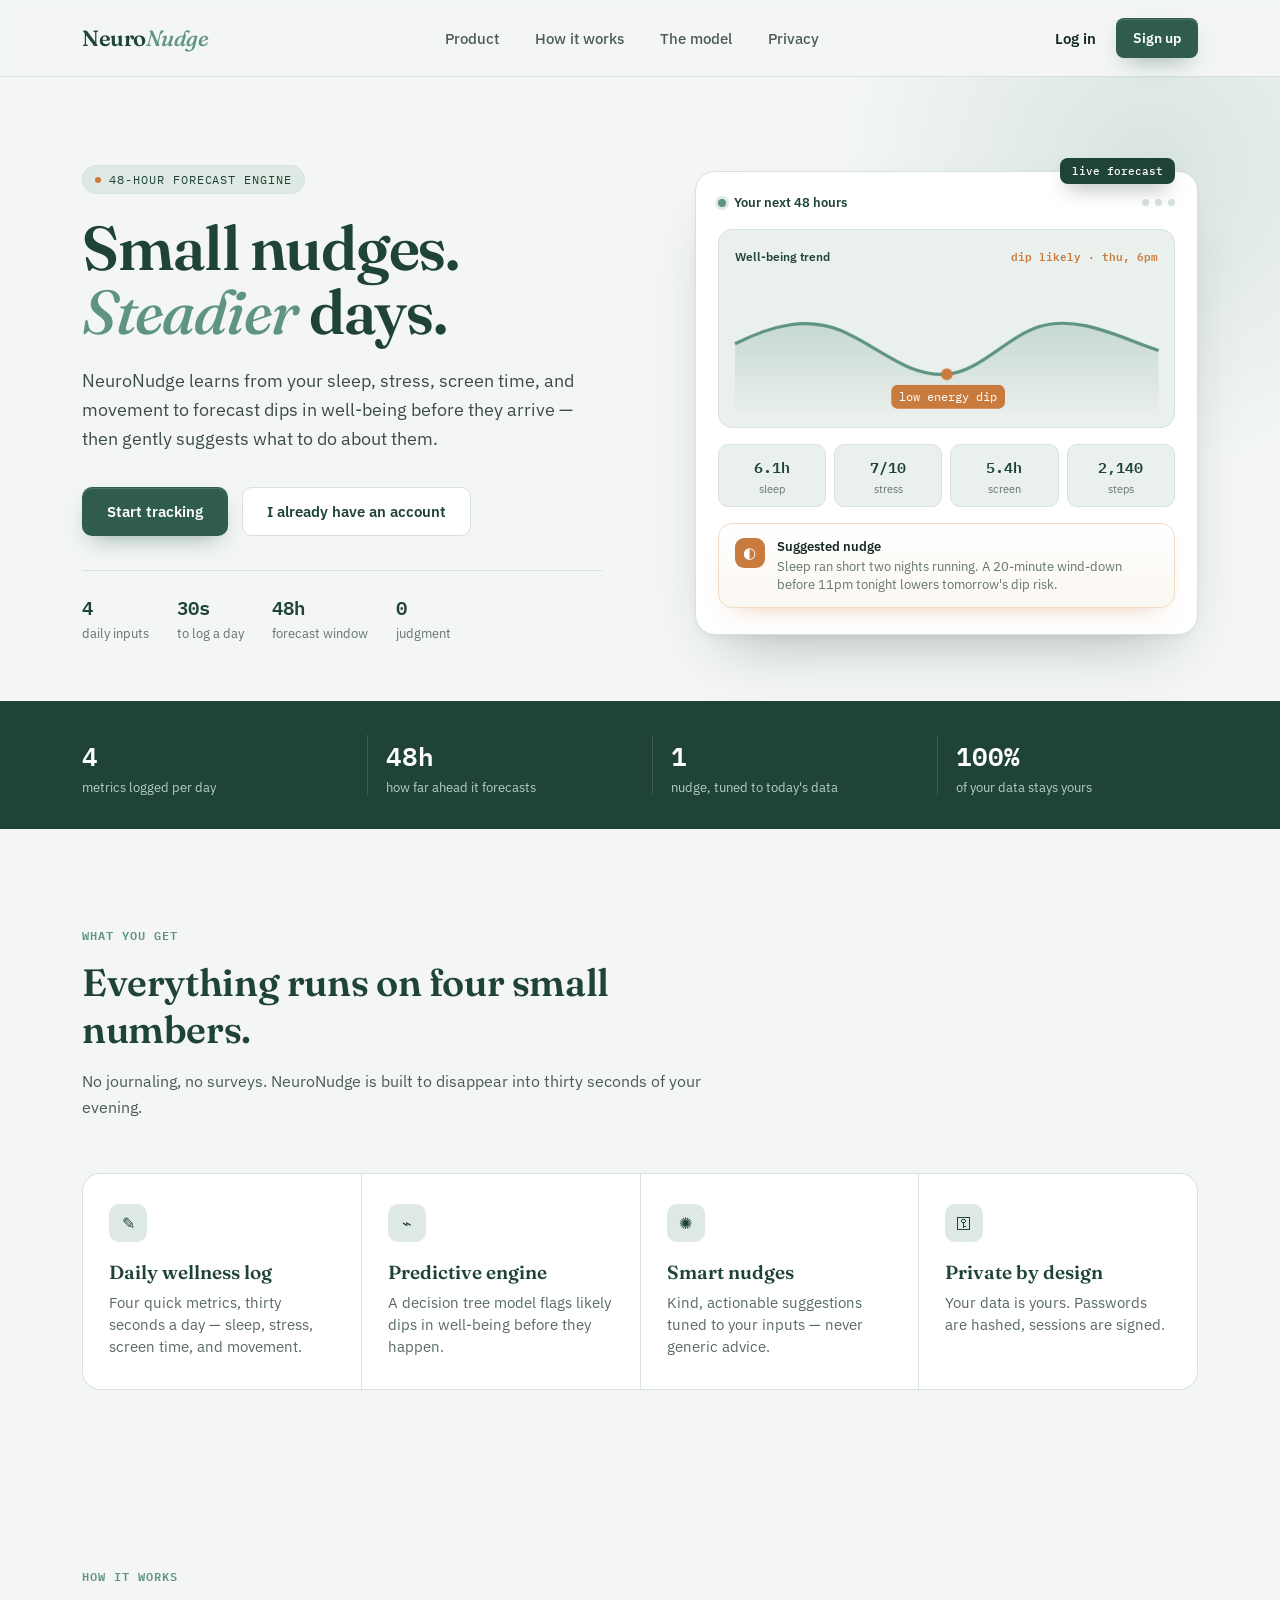
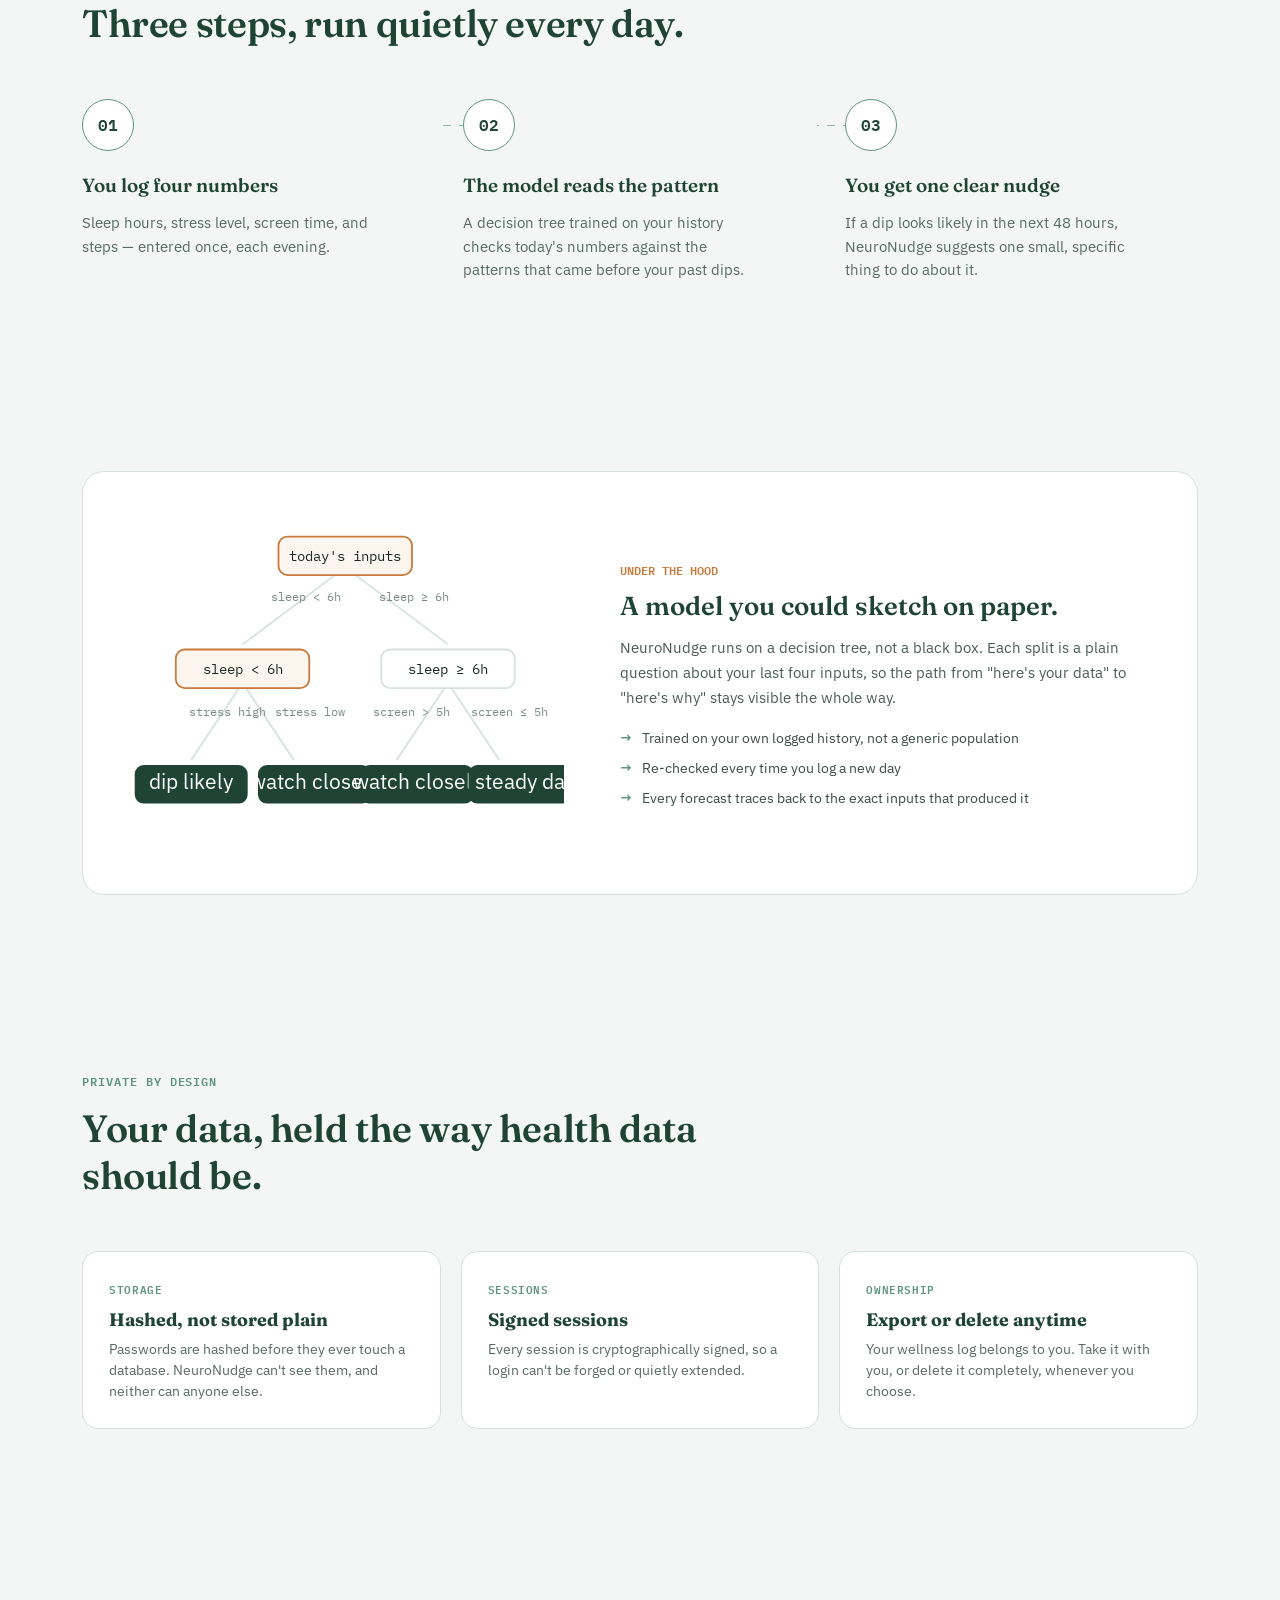
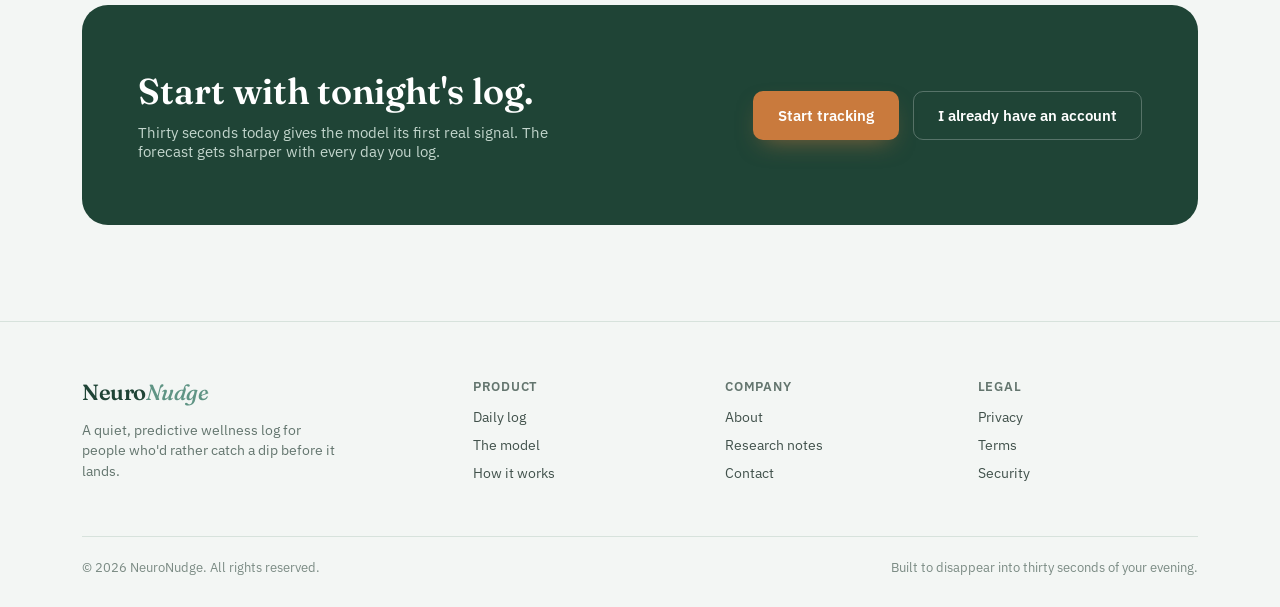
<file: index.html>
<!DOCTYPE html>
<html lang="en">
<head>
<meta charset="UTF-8" />
<meta name="viewport" content="width=device-width, initial-scale=1.0" />
<title>NeuroNudge — Predictive Wellness Tracking</title>
<meta name="description" content="A calm daily wellness tracker that forecasts dips in mental well-being and nudges you with small, kind actions." />
<link rel="preconnect" href="https://fonts.googleapis.com">
<link href="https://fonts.googleapis.com/css2?family=Fraunces:ital,opsz,wght@0,9..144,400;0,9..144,500;0,9..144,600;0,9..144,700;1,9..144,500&family=IBM+Plex+Sans:wght@400;500;600;700&family=IBM+Plex+Mono:wght@400;500;600&display=swap" rel="stylesheet">
<style>
:root{
  --ink:#152922;
  --forest:#2f5c4c;
  --forest-dark:#1f4436;
  --sage:#5f9484;
  --sage-soft:#8fb6a9;
  --mist:#dfe9e3;
  --paper:#f3f6f4;
  --paper-deep:#eaf0ec;
  --amber:#c97a3d;
  --amber-soft:#f0dcc4;
  --line:#d7e2dc;
  --white:#ffffff;

  --display: 'Fraunces', serif;
  --body: 'IBM Plex Sans', sans-serif;
  --mono: 'IBM Plex Mono', monospace;
}

*{box-sizing:border-box;}
html{scroll-behavior:smooth;}
body{
  margin:0;
  font-family:var(--body);
  color:var(--ink);
  background:var(--paper);
  -webkit-font-smoothing:antialiased;
}
img,svg{display:block;max-width:100%;}
a{color:inherit;text-decoration:none;}
.container{max-width:1180px;margin:0 auto;padding:0 32px;}
@media (max-width:640px){.container{padding:0 20px;}}

/* ---------- NAV ---------- */
.nav{
  position:sticky;top:0;z-index:50;
  background:rgba(243,246,244,0.86);
  backdrop-filter:blur(10px);
  border-bottom:1px solid var(--line);
}
.nav-inner{
  max-width:1180px;margin:0 auto;padding:18px 32px;
  display:flex;align-items:center;justify-content:space-between;
}
.brand{font-family:var(--display);font-weight:600;font-size:22px;letter-spacing:-0.02em;color:var(--forest-dark);}
.brand span{color:var(--sage);font-style:italic;font-weight:500;}
.nav-links{display:flex;align-items:center;gap:36px;}
.nav-links a.link{font-size:14.5px;font-weight:500;color:var(--ink);opacity:0.75;transition:opacity .15s;}
.nav-links a.link:hover{opacity:1;}
.nav-cta{display:flex;align-items:center;gap:20px;}
.nav-cta a.login{font-size:14.5px;font-weight:600;}
@media (max-width:860px){.nav-links a.link{display:none;}}

/* ---------- BUTTONS ---------- */
.btn{
  display:inline-flex;align-items:center;justify-content:center;gap:8px;
  padding:14px 24px;border-radius:10px;
  font-family:var(--body);font-weight:600;font-size:15px;
  border:1px solid transparent;cursor:pointer;
  transition:transform .15s ease, box-shadow .15s ease, background .15s ease;
}
.btn-primary{
  background:var(--forest);color:var(--white);
  box-shadow:0 1px 0 rgba(255,255,255,0.15) inset, 0 10px 24px -10px rgba(47,92,76,0.55);
}
.btn-primary:hover{transform:translateY(-1px);box-shadow:0 1px 0 rgba(255,255,255,0.15) inset, 0 14px 28px -10px rgba(47,92,76,0.6);}
.btn-ghost{
  background:var(--white);color:var(--forest-dark);border:1px solid var(--line);
}
.btn-ghost:hover{border-color:var(--sage);}
.btn-sm{padding:10px 16px;font-size:13.5px;border-radius:8px;}

/* ---------- HERO ---------- */
.hero{
  padding:88px 0 60px;
  position:relative;
  overflow:hidden;
}
.hero::before{
  content:"";
  position:absolute;top:-220px;right:-180px;width:620px;height:620px;
  background:radial-gradient(circle, rgba(95,148,132,0.18), transparent 70%);
  z-index:0;
}
.hero-grid{
  position:relative;z-index:1;
  display:grid;grid-template-columns:1.05fr 0.95fr;gap:56px;align-items:center;
}
@media (max-width:960px){.hero-grid{grid-template-columns:1fr;}}

.eyebrow{
  display:inline-flex;align-items:center;gap:8px;
  font-family:var(--mono);font-size:12px;letter-spacing:0.08em;text-transform:uppercase;
  color:var(--forest-dark);background:var(--mist);
  border:1px solid var(--line);padding:6px 12px;border-radius:100px;
  margin-bottom:22px;
}
.eyebrow .dot{width:6px;height:6px;border-radius:50%;background:var(--amber);}

h1.headline{
  font-family:var(--display);
  font-size:clamp(40px, 5.4vw, 62px);
  line-height:1.04;
  font-weight:600;
  letter-spacing:-0.02em;
  margin:0 0 22px;
  color:var(--forest-dark);
}
h1.headline em{font-style:italic;font-weight:500;color:var(--sage);}

.hero p.lede{
  font-size:18px;line-height:1.6;color:#3c4d46;
  max-width:520px;margin:0 0 34px;
}

.cta-row{display:flex;gap:14px;flex-wrap:wrap;margin-bottom:34px;}

.trust-row{display:flex;gap:28px;flex-wrap:wrap;padding-top:22px;border-top:1px solid var(--line);max-width:520px;}
.trust-item{display:flex;flex-direction:column;gap:2px;}
.trust-item .num{font-family:var(--mono);font-weight:600;font-size:19px;color:var(--forest-dark);}
.trust-item .label{font-size:12.5px;color:#63756e;}

/* ---------- HERO DASHBOARD MOCKUP ---------- */
.mock-wrap{position:relative;z-index:1;}
.mock-card{
  background:var(--white);
  border:1px solid var(--line);
  border-radius:20px;
  box-shadow:0 30px 60px -30px rgba(21,41,34,0.35), 0 4px 10px -4px rgba(21,41,34,0.08);
  padding:22px 22px 26px;
  position:relative;
}
.mock-topbar{display:flex;align-items:center;justify-content:space-between;margin-bottom:18px;}
.mock-title{font-size:13px;font-weight:600;color:var(--forest-dark);display:flex;align-items:center;gap:8px;}
.mock-title .ring{width:8px;height:8px;border-radius:50%;background:var(--sage);box-shadow:0 0 0 3px rgba(95,148,132,0.2);}
.mock-window-dots{display:flex;gap:6px;}
.mock-window-dots span{width:7px;height:7px;border-radius:50%;background:var(--line);}

.chart-box{
  background:var(--paper-deep);
  border:1px solid var(--line);
  border-radius:14px;
  padding:16px 16px 10px;
  margin-bottom:16px;
}
.chart-label-row{display:flex;justify-content:space-between;align-items:baseline;margin-bottom:6px;}
.chart-label-row .t{font-size:12px;font-weight:600;color:var(--forest-dark);}
.chart-label-row .m{font-family:var(--mono);font-size:11px;color:var(--amber);font-weight:600;}
.chart-svg{width:100%;height:auto;overflow:visible;}
.wave-path{
  fill:none;stroke:var(--sage);stroke-width:2.4;
  stroke-dasharray:600;stroke-dashoffset:600;
  animation:draw 1.8s ease forwards .3s;
}
.wave-fill{opacity:0;animation:fadein .6s ease forwards 1.6s;}
.dip-marker circle{fill:var(--amber);}
.dip-marker{opacity:0;animation:fadein .5s ease forwards 1.9s;}
.dip-tooltip{opacity:0;animation:fadein .5s ease forwards 2.2s;}
@keyframes draw{to{stroke-dashoffset:0;}}
@keyframes fadein{to{opacity:1;}}
@media (prefers-reduced-motion: reduce){
  .wave-path{stroke-dasharray:none;stroke-dashoffset:0;animation:none;}
  .wave-fill,.dip-marker,.dip-tooltip{opacity:1;animation:none;}
}

.metric-grid{display:grid;grid-template-columns:repeat(4,1fr);gap:8px;margin-bottom:16px;}
.metric{
  background:var(--paper-deep);border:1px solid var(--line);border-radius:10px;
  padding:10px 8px;text-align:center;
}
.metric .v{font-family:var(--mono);font-weight:600;font-size:15px;color:var(--forest-dark);}
.metric .k{font-size:10.5px;color:#63756e;margin-top:2px;}

.nudge-pop{
  display:flex;gap:12px;align-items:flex-start;
  background:linear-gradient(180deg, #fff, #fbf7f1);
  border:1px solid var(--amber-soft);
  border-radius:14px;padding:14px 16px;
  box-shadow:0 14px 26px -18px rgba(201,122,61,0.5);
}
.nudge-icon{
  width:30px;height:30px;border-radius:9px;background:var(--amber);flex:none;
  display:flex;align-items:center;justify-content:center;color:#fff;font-size:15px;
}
.nudge-copy .t{font-size:13px;font-weight:600;color:var(--ink);margin-bottom:2px;}
.nudge-copy .d{font-size:12.5px;color:#63756e;line-height:1.45;}

.mock-float-tag{
  position:absolute;top:-14px;right:22px;
  background:var(--forest-dark);color:#fff;
  font-family:var(--mono);font-size:11px;font-weight:500;
  padding:6px 12px;border-radius:8px;
  box-shadow:0 10px 20px -8px rgba(21,41,34,0.5);
}

/* ---------- STAT STRIP ---------- */
.strip{background:var(--forest-dark);color:#eef4f1;padding:34px 0;}
.strip-grid{display:grid;grid-template-columns:repeat(4,1fr);gap:24px;}
@media (max-width:760px){.strip-grid{grid-template-columns:repeat(2,1fr);row-gap:28px;}}
.strip-item{border-left:1px solid rgba(255,255,255,0.14);padding-left:18px;}
.strip-item:first-child{border-left:none;padding-left:0;}
@media (max-width:760px){.strip-item{border-left:none;padding-left:0;}}
.strip-item .v{font-family:var(--mono);font-size:26px;font-weight:600;color:#fff;}
.strip-item .k{font-size:12.5px;color:#b7cec4;margin-top:4px;}

/* ---------- SECTION HEADERS ---------- */
.section{padding:96px 0;}
.section-tight{padding:80px 0;}
.section-head{max-width:640px;margin-bottom:52px;}
.section-eyebrow{
  font-family:var(--mono);font-size:12px;letter-spacing:0.08em;text-transform:uppercase;
  color:var(--sage);font-weight:600;margin-bottom:14px;display:block;
}
.section-title{
  font-family:var(--display);font-size:clamp(28px,3.4vw,38px);
  font-weight:600;letter-spacing:-0.01em;color:var(--forest-dark);margin:0 0 14px;
}
.section-sub{font-size:16px;line-height:1.6;color:#4a5c55;}

/* ---------- FEATURES ---------- */
.feature-grid{display:grid;grid-template-columns:repeat(4,1fr);gap:1px;background:var(--line);border:1px solid var(--line);border-radius:18px;overflow:hidden;}
@media (max-width:900px){.feature-grid{grid-template-columns:repeat(2,1fr);}}
@media (max-width:560px){.feature-grid{grid-template-columns:1fr;}}
.feature{
  background:var(--white);padding:30px 26px;
  transition:background .18s ease;
}
.feature:hover{background:var(--paper-deep);}
.feature .ico{
  width:38px;height:38px;border-radius:10px;background:var(--mist);
  display:flex;align-items:center;justify-content:center;margin-bottom:18px;
  color:var(--forest-dark);
}
.feature h3{font-family:var(--display);font-size:19px;font-weight:600;margin:0 0 8px;color:var(--forest-dark);}
.feature p{font-size:14.5px;line-height:1.55;color:#586a63;margin:0;}

/* ---------- HOW IT WORKS ---------- */
.flow{position:relative;}
.flow-row{display:grid;grid-template-columns:repeat(3,1fr);gap:28px;position:relative;}
@media (max-width:860px){.flow-row{grid-template-columns:1fr;}}
.flow-row::before{
  content:"";position:absolute;top:26px;left:8%;right:8%;height:1px;
  background:repeating-linear-gradient(to right, var(--sage-soft) 0 8px, transparent 8px 16px);
}
@media (max-width:860px){.flow-row::before{display:none;}}
.flow-step{position:relative;background:var(--paper);}
.flow-num{
  width:52px;height:52px;border-radius:50%;background:var(--white);border:1.5px solid var(--sage);
  display:flex;align-items:center;justify-content:center;
  font-family:var(--mono);font-weight:600;color:var(--forest-dark);font-size:16px;
  margin-bottom:22px;position:relative;z-index:1;
}
.flow-step h4{font-family:var(--display);font-size:19px;font-weight:600;margin:0 0 8px;color:var(--forest-dark);}
.flow-step p{font-size:14.5px;line-height:1.6;color:#586a63;max-width:300px;}

/* ---------- MODEL / DECISION TREE ---------- */
.model-block{
  display:grid;grid-template-columns:0.9fr 1.1fr;gap:56px;align-items:center;
  background:var(--white);border:1px solid var(--line);border-radius:22px;
  padding:44px;
}
@media (max-width:900px){.model-block{grid-template-columns:1fr;padding:32px;}}
.tree-svg{width:100%;height:auto;}
.tree-node rect{fill:var(--white);stroke:var(--line);stroke-width:1.4;}
.tree-node.active rect{stroke:var(--amber);fill:#fdf6ee;}
.tree-node text{font-family:var(--mono);font-size:11px;fill:var(--ink);}
.tree-leaf rect{fill:var(--forest-dark);}
.tree-leaf text{fill:#fff;}
.tree-edge{stroke:var(--line);stroke-width:1.4;fill:none;}
.tree-edge-label{font-family:var(--mono);font-size:9.5px;fill:#7b8b84;}

.model-copy .label-line{font-family:var(--mono);font-size:12px;color:var(--amber);font-weight:600;margin-bottom:10px;}
.model-copy h3{font-family:var(--display);font-size:26px;font-weight:600;margin:0 0 14px;color:var(--forest-dark);}
.model-copy p{font-size:15px;line-height:1.65;color:#4a5c55;margin:0 0 18px;}
.model-list{list-style:none;margin:0;padding:0;display:flex;flex-direction:column;gap:12px;}
.model-list li{display:flex;gap:10px;font-size:14px;color:#3c4d46;}
.model-list li::before{content:"→";color:var(--sage);font-weight:600;}

/* ---------- PRIVACY ---------- */
.privacy-grid{display:grid;grid-template-columns:repeat(3,1fr);gap:20px;}
@media (max-width:860px){.privacy-grid{grid-template-columns:1fr;}}
.privacy-card{
  border:1px solid var(--line);border-radius:16px;padding:26px;background:var(--white);
  position:relative;
}
.privacy-card .tag{
  font-family:var(--mono);font-size:10.5px;letter-spacing:0.06em;text-transform:uppercase;
  color:var(--sage);font-weight:600;
}
.privacy-card h4{font-family:var(--display);font-size:18px;margin:10px 0 8px;color:var(--forest-dark);}
.privacy-card p{font-size:13.5px;line-height:1.55;color:#586a63;margin:0;}

/* ---------- FINAL CTA ---------- */
.final-cta{
  background:var(--forest-dark);
  border-radius:26px;
  padding:64px 56px;
  display:flex;align-items:center;justify-content:space-between;gap:40px;
  color:#fff;
}
@media (max-width:760px){.final-cta{flex-direction:column;text-align:center;padding:44px 28px;}}
.final-cta h2{font-family:var(--display);font-size:clamp(26px,3.6vw,36px);font-weight:600;margin:0 0 10px;}
.final-cta p{color:#c3d6cd;font-size:15px;max-width:420px;margin:0;}
.final-cta .btn-primary{background:var(--amber);box-shadow:0 10px 24px -10px rgba(201,122,61,0.6);}
.final-cta .btn-ghost{background:transparent;color:#fff;border-color:rgba(255,255,255,0.25);}

/* ---------- FOOTER ---------- */
footer{border-top:1px solid var(--line);padding:56px 0 32px;}
.footer-grid{display:grid;grid-template-columns:1.4fr repeat(3,0.86fr);gap:32px;margin-bottom:40px;}
@media (max-width:760px){.footer-grid{grid-template-columns:1fr 1fr;}}
.footer-brand .brand{margin-bottom:12px;}
.footer-brand p{font-size:13.5px;color:#63756e;max-width:260px;line-height:1.55;}
.footer-col h5{font-size:12.5px;text-transform:uppercase;letter-spacing:0.06em;color:#63756e;margin:0 0 14px;font-weight:600;}
.footer-col a{display:block;font-size:13.5px;color:var(--ink);opacity:0.8;margin-bottom:10px;}
.footer-col a:hover{opacity:1;}
.footer-bottom{
  display:flex;justify-content:space-between;align-items:center;
  border-top:1px solid var(--line);padding-top:22px;font-size:12.5px;color:#7b8b84;
}
@media (max-width:600px){.footer-bottom{flex-direction:column;gap:10px;}}

/* focus states */
a:focus-visible, button:focus-visible{outline:2px solid var(--sage);outline-offset:2px;}
</style>
</head>
<body>

<nav class="nav">
  <div class="nav-inner">
    <div class="brand">Neuro<span>Nudge</span></div>
    <div class="nav-links">
      <a class="link" href="#product">Product</a>
      <a class="link" href="#how">How it works</a>
      <a class="link" href="#model">The model</a>
      <a class="link" href="#privacy">Privacy</a>
    </div>
    <div class="nav-cta">
      <a class="login" href="/login">Log in</a>
      <a class="btn btn-primary btn-sm" href="/signup">Sign up</a>
    </div>
  </div>
</nav>

<section class="hero" id="product">
  <div class="container hero-grid">
    <div>
      <div class="eyebrow"><span class="dot"></span> 48-hour forecast engine</div>
      <h1 class="headline">Small nudges. <em>Steadier</em> days.</h1>
      <p class="lede">NeuroNudge learns from your sleep, stress, screen time, and movement to forecast dips in well-being before they arrive — then gently suggests what to do about them.</p>
      <div class="cta-row">
        <a class="btn btn-primary" href="/signup">Start tracking</a>
        <a class="btn btn-ghost" href="/login">I already have an account</a>
      </div>
      <div class="trust-row">
        <div class="trust-item"><span class="num">4</span><span class="label">daily inputs</span></div>
        <div class="trust-item"><span class="num">30s</span><span class="label">to log a day</span></div>
        <div class="trust-item"><span class="num">48h</span><span class="label">forecast window</span></div>
        <div class="trust-item"><span class="num">0</span><span class="label">judgment</span></div>
      </div>
    </div>

    <div class="mock-wrap">
      <div class="mock-card">
        <span class="mock-float-tag">live forecast</span>
        <div class="mock-topbar">
          <div class="mock-title"><span class="ring"></span> Your next 48 hours</div>
          <div class="mock-window-dots"><span></span><span></span><span></span></div>
        </div>

        <div class="chart-box">
          <div class="chart-label-row">
            <span class="t">Well-being trend</span>
            <span class="m">dip likely · thu, 6pm</span>
          </div>
          <svg class="chart-svg" viewBox="0 0 320 110" xmlns="http://www.w3.org/2000/svg">
            <defs>
              <linearGradient id="waveGrad" x1="0" y1="0" x2="0" y2="1">
                <stop offset="0%" stop-color="#5f9484" stop-opacity="0.25"/>
                <stop offset="100%" stop-color="#5f9484" stop-opacity="0"/>
              </linearGradient>
            </defs>
            <path class="wave-fill" d="M0,55 C30,40 55,35 80,45 C110,58 130,80 160,78 C185,76 205,50 230,42 C260,33 290,50 320,60 L320,110 L0,110 Z" fill="url(#waveGrad)"/>
            <path class="wave-path" d="M0,55 C30,40 55,35 80,45 C110,58 130,80 160,78 C185,76 205,50 230,42 C260,33 290,50 320,60" />
            <g class="dip-marker">
              <circle cx="160" cy="78" r="4.5"/>
            </g>
            <g class="dip-tooltip">
              <rect x="118" y="86" width="86" height="18" rx="5" fill="#c97a3d"/>
              <text x="161" y="98.5" text-anchor="middle" font-family="IBM Plex Mono" font-size="9" fill="#fff">low energy dip</text>
            </g>
          </svg>
        </div>

        <div class="metric-grid">
          <div class="metric"><div class="v">6.1h</div><div class="k">sleep</div></div>
          <div class="metric"><div class="v">7/10</div><div class="k">stress</div></div>
          <div class="metric"><div class="v">5.4h</div><div class="k">screen</div></div>
          <div class="metric"><div class="v">2,140</div><div class="k">steps</div></div>
        </div>

        <div class="nudge-pop">
          <div class="nudge-icon">◐</div>
          <div class="nudge-copy">
            <div class="t">Suggested nudge</div>
            <div class="d">Sleep ran short two nights running. A 20-minute wind-down before 11pm tonight lowers tomorrow's dip risk.</div>
          </div>
        </div>
      </div>
    </div>
  </div>
</section>

<div class="strip">
  <div class="container strip-grid">
    <div class="strip-item"><div class="v">4</div><div class="k">metrics logged per day</div></div>
    <div class="strip-item"><div class="v">48h</div><div class="k">how far ahead it forecasts</div></div>
    <div class="strip-item"><div class="v">1</div><div class="k">nudge, tuned to today's data</div></div>
    <div class="strip-item"><div class="v">100%</div><div class="k">of your data stays yours</div></div>
  </div>
</div>

<section class="section">
  <div class="container">
    <div class="section-head">
      <span class="section-eyebrow">What you get</span>
      <h2 class="section-title">Everything runs on four small numbers.</h2>
      <p class="section-sub">No journaling, no surveys. NeuroNudge is built to disappear into thirty seconds of your evening.</p>
    </div>
    <div class="feature-grid">
      <div class="feature">
        <div class="ico">✎</div>
        <h3>Daily wellness log</h3>
        <p>Four quick metrics, thirty seconds a day — sleep, stress, screen time, and movement.</p>
      </div>
      <div class="feature">
        <div class="ico">⌁</div>
        <h3>Predictive engine</h3>
        <p>A decision tree model flags likely dips in well-being before they happen.</p>
      </div>
      <div class="feature">
        <div class="ico">✺</div>
        <h3>Smart nudges</h3>
        <p>Kind, actionable suggestions tuned to your inputs — never generic advice.</p>
      </div>
      <div class="feature">
        <div class="ico">⚿</div>
        <h3>Private by design</h3>
        <p>Your data is yours. Passwords are hashed, sessions are signed.</p>
      </div>
    </div>
  </div>
</section>

<section class="section-tight" id="how">
  <div class="container">
    <div class="section-head">
      <span class="section-eyebrow">How it works</span>
      <h2 class="section-title">Three steps, run quietly every day.</h2>
    </div>
    <div class="flow flow-row">
      <div class="flow-step">
        <div class="flow-num">01</div>
        <h4>You log four numbers</h4>
        <p>Sleep hours, stress level, screen time, and steps — entered once, each evening.</p>
      </div>
      <div class="flow-step">
        <div class="flow-num">02</div>
        <h4>The model reads the pattern</h4>
        <p>A decision tree trained on your history checks today's numbers against the patterns that came before your past dips.</p>
      </div>
      <div class="flow-step">
        <div class="flow-num">03</div>
        <h4>You get one clear nudge</h4>
        <p>If a dip looks likely in the next 48 hours, NeuroNudge suggests one small, specific thing to do about it.</p>
      </div>
    </div>
  </div>
</section>

<section class="section" id="model">
  <div class="container">
    <div class="model-block">
      <svg class="tree-svg" viewBox="0 0 340 260" xmlns="http://www.w3.org/2000/svg">
        <path class="tree-edge" d="M170,40 L90,100"/>
        <path class="tree-edge" d="M170,40 L250,100"/>
        <path class="tree-edge" d="M90,130 L50,190"/>
        <path class="tree-edge" d="M90,130 L130,190"/>
        <path class="tree-edge" d="M250,130 L210,190"/>
        <path class="tree-edge" d="M250,130 L290,190"/>
        <text class="tree-edge-label" x="112" y="66">sleep &lt; 6h</text>
        <text class="tree-edge-label" x="196" y="66">sleep ≥ 6h</text>
        <text class="tree-edge-label" x="48" y="156">stress high</text>
        <text class="tree-edge-label" x="115" y="156">stress low</text>
        <text class="tree-edge-label" x="192" y="156">screen &gt; 5h</text>
        <text class="tree-edge-label" x="268" y="156">screen ≤ 5h</text>

        <g class="tree-node active">
          <rect x="118" y="16" width="104" height="30" rx="7"/>
          <text x="170" y="35" text-anchor="middle">today's inputs</text>
        </g>
        <g class="tree-node active">
          <rect x="38" y="104" width="104" height="30" rx="7"/>
          <text x="90" y="123" text-anchor="middle">sleep &lt; 6h</text>
        </g>
        <g class="tree-node">
          <rect x="198" y="104" width="104" height="30" rx="7"/>
          <text x="250" y="123" text-anchor="middle">sleep ≥ 6h</text>
        </g>
        <g class="tree-leaf">
          <rect x="6" y="194" width="88" height="30" rx="7"/>
          <text x="50" y="213" text-anchor="middle">dip likely</text>
        </g>
        <g class="tree-leaf">
          <rect x="102" y="194" width="88" height="30" rx="7" fill="#8fb6a9"/>
          <text x="146" y="213" text-anchor="middle">watch closely</text>
        </g>
        <g class="tree-leaf">
          <rect x="182" y="194" width="88" height="30" rx="7" fill="#8fb6a9"/>
          <text x="226" y="213" text-anchor="middle">watch closely</text>
        </g>
        <g class="tree-leaf">
          <rect x="266" y="194" width="88" height="30" rx="7"/>
          <text x="310" y="213" text-anchor="middle">steady day</text>
        </g>
      </svg>

      <div class="model-copy">
        <div class="label-line">UNDER THE HOOD</div>
        <h3>A model you could sketch on paper.</h3>
        <p>NeuroNudge runs on a decision tree, not a black box. Each split is a plain question about your last four inputs, so the path from "here's your data" to "here's why" stays visible the whole way.</p>
        <ul class="model-list">
          <li>Trained on your own logged history, not a generic population</li>
          <li>Re-checked every time you log a new day</li>
          <li>Every forecast traces back to the exact inputs that produced it</li>
        </ul>
      </div>
    </div>
  </div>
</section>

<section class="section-tight" id="privacy">
  <div class="container">
    <div class="section-head">
      <span class="section-eyebrow">Private by design</span>
      <h2 class="section-title">Your data, held the way health data should be.</h2>
    </div>
    <div class="privacy-grid">
      <div class="privacy-card">
        <span class="tag">Storage</span>
        <h4>Hashed, not stored plain</h4>
        <p>Passwords are hashed before they ever touch a database. NeuroNudge can't see them, and neither can anyone else.</p>
      </div>
      <div class="privacy-card">
        <span class="tag">Sessions</span>
        <h4>Signed sessions</h4>
        <p>Every session is cryptographically signed, so a login can't be forged or quietly extended.</p>
      </div>
      <div class="privacy-card">
        <span class="tag">Ownership</span>
        <h4>Export or delete anytime</h4>
        <p>Your wellness log belongs to you. Take it with you, or delete it completely, whenever you choose.</p>
      </div>
    </div>
  </div>
</section>

<section class="section">
  <div class="container">
    <div class="final-cta">
      <div>
        <h2>Start with tonight's log.</h2>
        <p>Thirty seconds today gives the model its first real signal. The forecast gets sharper with every day you log.</p>
      </div>
      <div class="cta-row" style="margin:0;">
        <a class="btn btn-primary" href="/signup">Start tracking</a>
        <a class="btn btn-ghost" href="/login">I already have an account</a>
      </div>
    </div>
  </div>
</section>

<footer>
  <div class="container">
    <div class="footer-grid">
      <div class="footer-brand">
        <div class="brand">Neuro<span>Nudge</span></div>
        <p>A quiet, predictive wellness log for people who'd rather catch a dip before it lands.</p>
      </div>
      <div class="footer-col">
        <h5>Product</h5>
        <a href="#product">Daily log</a>
        <a href="#model">The model</a>
        <a href="#how">How it works</a>
      </div>
      <div class="footer-col">
        <h5>Company</h5>
        <a href="#">About</a>
        <a href="#">Research notes</a>
        <a href="#">Contact</a>
      </div>
      <div class="footer-col">
        <h5>Legal</h5>
        <a href="#privacy">Privacy</a>
        <a href="#">Terms</a>
        <a href="#">Security</a>
      </div>
    </div>
    <div class="footer-bottom">
      <span>© 2026 NeuroNudge. All rights reserved.</span>
      <span>Built to disappear into thirty seconds of your evening.</span>
    </div>
  </div>
</footer>

</body>
</html>
</file>
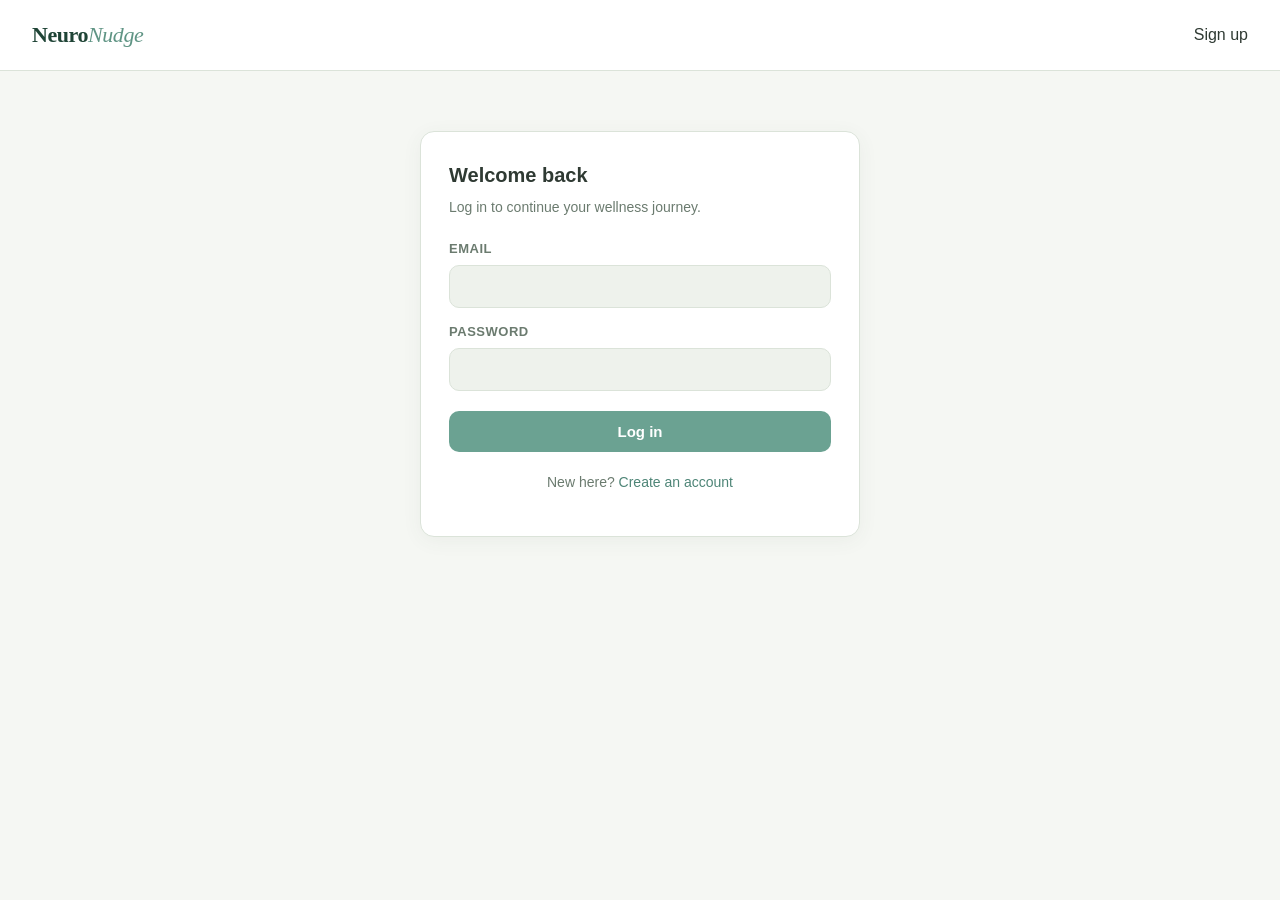
<file: login.html>
<!DOCTYPE html>
<html lang="en">
<head>
  <meta charset="UTF-8" />
  <meta name="viewport" content="width=device-width, initial-scale=1.0" />
  <title>Log in — NeuroNudge</title>
  <link rel="stylesheet" href="/style.css" />
</head>
<body>
  <nav class="nav">
    <a href="/" style="font-family:'Fraunces', serif; font-weight:600; font-size:22px; letter-spacing:-0.02em; color:#1f4436; text-decoration:none;">
  Neuro<span style="color:#5f9484; font-style:italic; font-weight:500;">Nudge</span>
</a>
    <div class="links"><a href="/signup">Sign up</a></div>
  </nav>

  <div class="narrow card">
    <h2>Welcome back</h2>
    <p class="sub">Log in to continue your wellness journey.</p>
    <form id="login-form" autocomplete="on">
      <label for="email">Email</label>
      <input id="email" name="email" type="email" required autocomplete="email" />
      <label for="password">Password</label>
      <input id="password" name="password" type="password" required autocomplete="current-password" />
      <button type="submit" class="btn full">Log in</button>
    </form>
    <p class="muted center" style="margin-top:20px;">
      New here? <a href="/signup">Create an account</a>
    </p>
  </div>

  <script src="/app.js"></script>
</body>
</html>
</file>
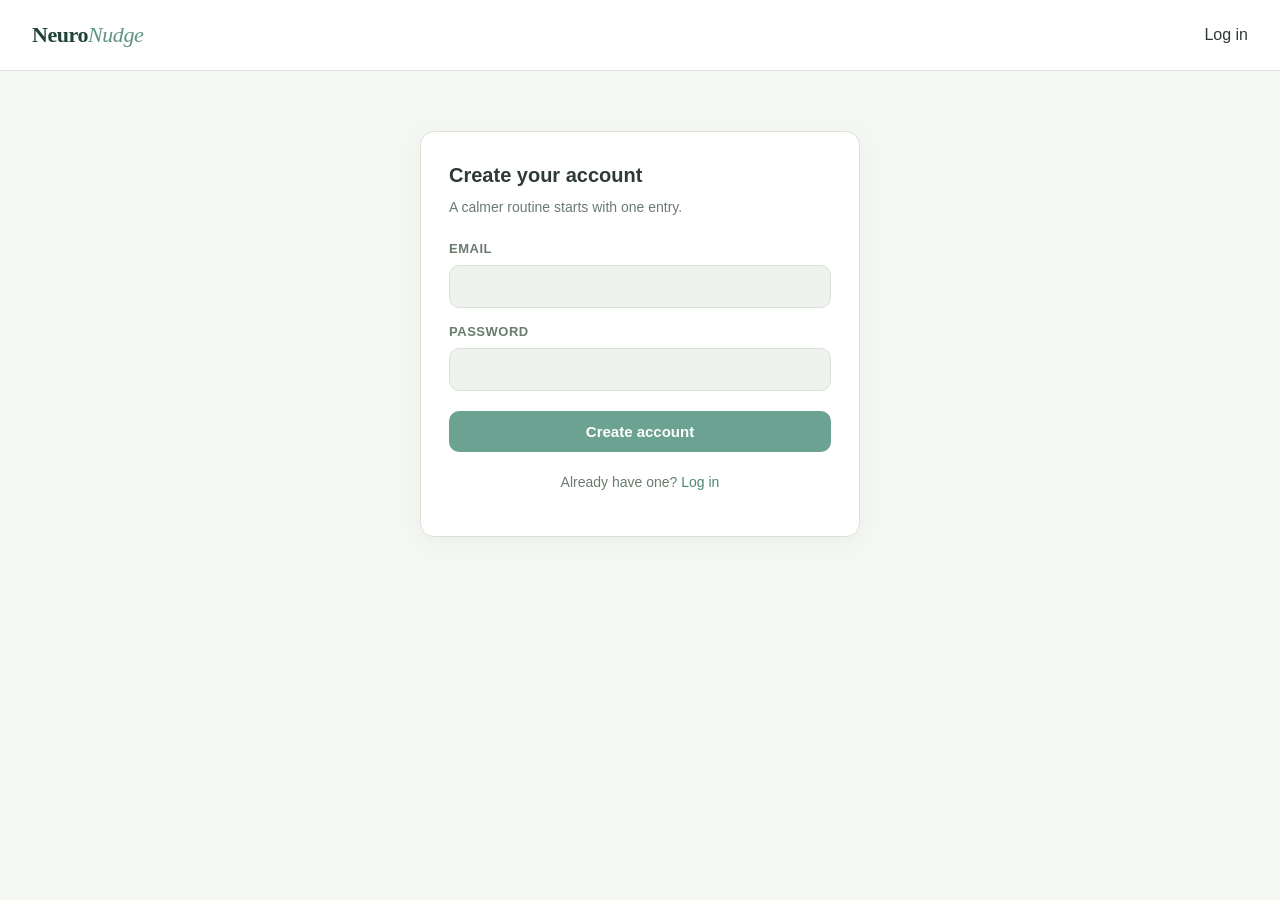
<file: signup.html>
<!DOCTYPE html>
<html lang="en">
<head>
  <meta charset="UTF-8" />
  <meta name="viewport" content="width=device-width, initial-scale=1.0" />
  <title>Sign up — NeuroNudge</title>
  <link rel="stylesheet" href="/style.css" />
</head>
<body>
  <nav class="nav">
    <a href="/" style="font-family:'Fraunces', serif; font-weight:600; font-size:22px; letter-spacing:-0.02em; color:#1f4436; text-decoration:none;">
  Neuro<span style="color:#5f9484; font-style:italic; font-weight:500;">Nudge</span>
</a>
    <div class="links"><a href="/login">Log in</a></div>
  </nav>

  <div class="narrow card">
    <h2>Create your account</h2>
    <p class="sub">A calmer routine starts with one entry.</p>
    <form id="signup-form" autocomplete="on">
      <label for="email">Email</label>
      <input id="email" name="email" type="email" required autocomplete="email" />
      <label for="password">Password</label>
      <input id="password" name="password" type="password" minlength="6" required autocomplete="new-password" />
      <button type="submit" class="btn full">Create account</button>
    </form>
    <p class="muted center" style="margin-top:20px;">
      Already have one? <a href="/login">Log in</a>
    </p>
  </div>

  <script src="/app.js"></script>
</body>
</html>
</file>
<file: style.css>
/* --------------------------------------------------------------------------
   NeuroNudge design system
   Calming palette: soft sage, muted sky-blue, warm off-white.
   No pure black/white, no harsh gradients — designed to be easy on the eyes.
   -------------------------------------------------------------------------- */
:root {
  --bg:            #f5f7f3;
  --surface:       #ffffff;
  --surface-alt:   #eef2ec;
  --border:        #dbe3d9;
  --text:          #2f3a33;
  --text-muted:    #6b7b6f;
  --primary:       #6ba292;   /* sage green */
  --primary-dark:  #4e8577;
  --accent:        #8fb8d1;   /* muted sky */
  --warning:       #d9a566;
  --danger:        #c97b7b;
  --radius:        14px;
  --shadow:        0 4px 20px rgba(60, 80, 65, 0.06);
  --font:          -apple-system, BlinkMacSystemFont, "Segoe UI", "Inter", sans-serif;
}

* { box-sizing: border-box; }
html, body { margin: 0; padding: 0; }
body {
  font-family: var(--font);
  background: var(--bg);
  color: var(--text);
  line-height: 1.55;
  -webkit-font-smoothing: antialiased;
}
a { color: var(--primary-dark); text-decoration: none; }
a:hover { text-decoration: underline; }

/* ---------- Layout ---------- */
.nav {
  display: flex; align-items: center; justify-content: space-between;
  padding: 18px 32px;
  background: var(--surface);
  border-bottom: 1px solid var(--border);
}
.nav .brand {
  font-weight: 700; font-size: 20px; letter-spacing: -0.01em;
  color: var(--primary-dark);
}
.nav .brand span { color: var(--accent); }
.nav .links a { margin-left: 20px; font-weight: 500; color: var(--text); }

.container { max-width: 1080px; margin: 0 auto; padding: 32px; }
.narrow    { max-width: 440px; margin: 60px auto; padding: 32px; }

/* ---------- Cards ---------- */
.card {
  background: var(--surface);
  border: 1px solid var(--border);
  border-radius: var(--radius);
  padding: 28px;
  box-shadow: var(--shadow);
}
.card + .card { margin-top: 20px; }
.card h2 { margin: 0 0 6px; font-size: 20px; }
.card p.sub { margin: 0 0 20px; color: var(--text-muted); font-size: 14px; }

/* ---------- Hero (landing) ---------- */
.hero {
  padding: 90px 32px 60px;
  text-align: center;
  background: linear-gradient(180deg, #eef4ef 0%, var(--bg) 100%);
}
.hero h1 {
  font-size: 44px; margin: 0 0 16px; letter-spacing: -0.02em;
  color: var(--primary-dark);
}
.hero p { font-size: 18px; color: var(--text-muted); max-width: 620px; margin: 0 auto 28px; }
.hero .cta { display: inline-flex; gap: 12px; }

.features {
  display: grid; gap: 20px; grid-template-columns: repeat(auto-fit, minmax(240px, 1fr));
  padding: 40px 32px;
}
.feature {
  background: var(--surface);
  border: 1px solid var(--border);
  border-radius: var(--radius);
  padding: 24px;
}
.feature h3 { margin: 0 0 8px; color: var(--primary-dark); }
.feature p  { margin: 0; color: var(--text-muted); font-size: 14px; }

/* ---------- Forms ---------- */
label {
  display: block; font-size: 13px; font-weight: 600;
  color: var(--text-muted); margin: 14px 0 6px;
  text-transform: uppercase; letter-spacing: 0.04em;
}
input, select {
  width: 100%; padding: 12px 14px;
  border: 1px solid var(--border); border-radius: 10px;
  background: var(--surface-alt); color: var(--text);
  font-size: 15px; font-family: inherit;
  transition: border-color 0.15s, background 0.15s;
}
input:focus, select:focus {
  outline: none;
  border-color: var(--primary);
  background: var(--surface);
}

.btn {
  display: inline-block; padding: 12px 22px;
  border: none; border-radius: 10px;
  background: var(--primary); color: #fff;
  font-size: 15px; font-weight: 600; cursor: pointer;
  transition: background 0.15s, transform 0.05s;
}
.btn:hover  { background: var(--primary-dark); }
.btn:active { transform: translateY(1px); }
.btn.ghost  { background: transparent; color: var(--primary-dark); border: 1px solid var(--border); }
.btn.full   { width: 100%; margin-top: 20px; }

/* ---------- Dashboard grid ---------- */
.grid {
  display: grid; gap: 20px;
  grid-template-columns: 1fr 1fr;
}
@media (max-width: 800px) { .grid { grid-template-columns: 1fr; } }

/* ---------- Nudges ---------- */
.risk-pill {
  display: inline-block; padding: 4px 12px; border-radius: 999px;
  font-size: 12px; font-weight: 600; text-transform: uppercase; letter-spacing: 0.05em;
}
.risk-low      { background: #dcece2; color: #386b56; }
.risk-moderate { background: #f4e6cf; color: #8a6021; }
.risk-high     { background: #f2d6d6; color: #8f3b3b; }

.nudge-list { list-style: none; padding: 0; margin: 16px 0 0; }
.nudge-list li {
  padding: 12px 14px; margin-bottom: 8px;
  background: var(--surface-alt);
  border-left: 3px solid var(--primary);
  border-radius: 8px;
  font-size: 14px;
}

/* ---------- Log history table ---------- */
table { width: 100%; border-collapse: collapse; margin-top: 12px; }
th, td { padding: 10px 12px; text-align: left; font-size: 14px; border-bottom: 1px solid var(--border); white-space: nowrap; }
th { color: var(--text-muted); font-weight: 600; font-size: 12px; text-transform: uppercase; }

@media (max-width: 480px) {
  table { min-width: 460px; }
  th, td { padding: 8px 10px; font-size: 13px; }
}

/* ---------- Toast ---------- */
.toast {
  position: fixed; bottom: 24px; right: 24px;
  padding: 12px 18px; border-radius: 10px;
  background: var(--primary-dark); color: #fff;
  box-shadow: var(--shadow);
  opacity: 0; transform: translateY(10px);
  transition: opacity 0.2s, transform 0.2s;
  pointer-events: none;
}
.toast.show { opacity: 1; transform: translateY(0); }
.toast.error { background: var(--danger); }

.muted { color: var(--text-muted); font-size: 14px; }
.center { text-align: center; }
</file>
